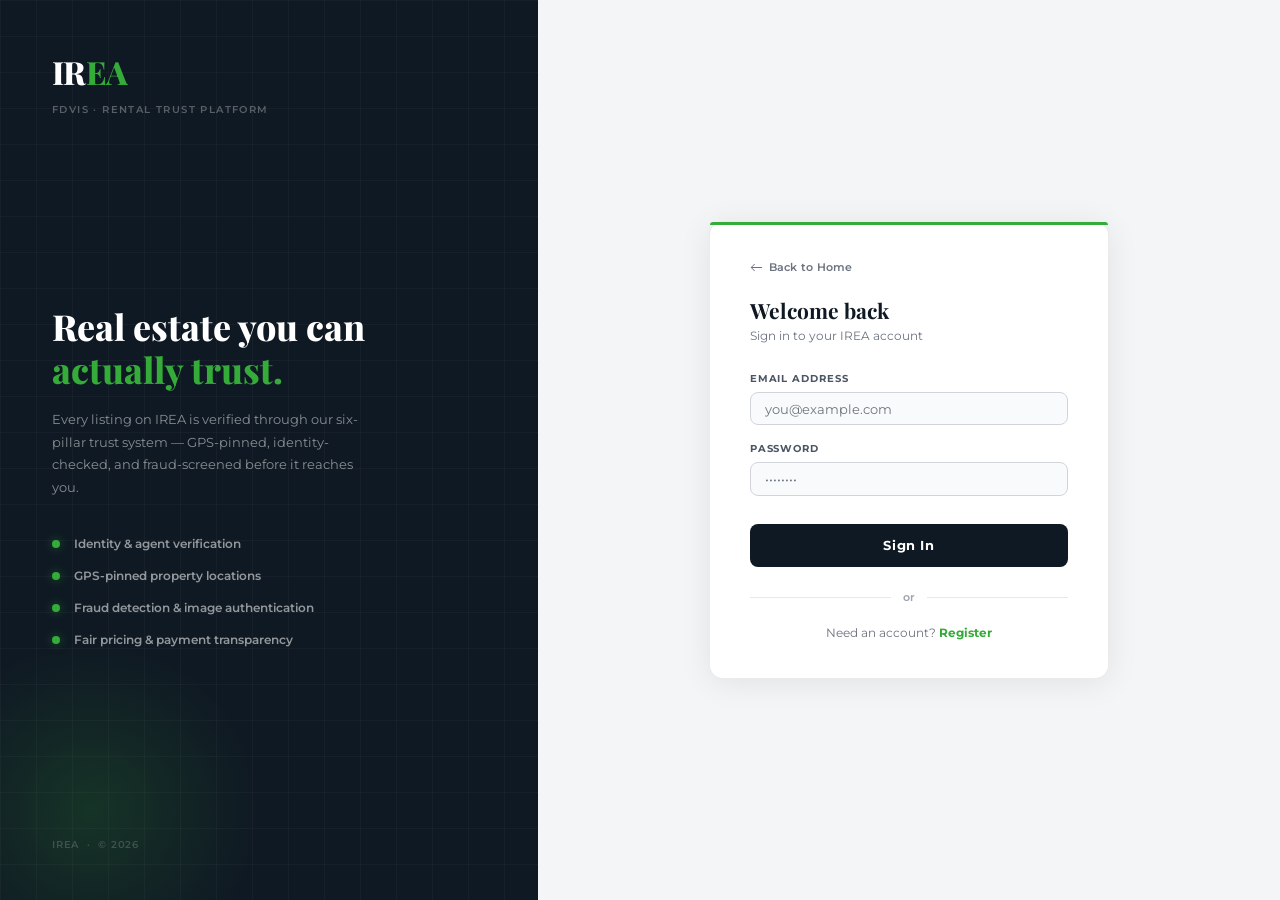
<file: frontend/auth.html>
<!DOCTYPE html>
<html lang="en">

<head>
    <meta charset="UTF-8">
    <meta name="viewport" content="width=device-width, initial-scale=1.0">
    <title>Authentication | IREA FDIVS</title>
    <link
        href="https://fonts.googleapis.com/css2?family=Montserrat:wght@300;400;600;700&family=Playfair+Display:wght@700;800&display=swap"
        rel="stylesheet">
    <link rel="stylesheet" href="assets/bootstrap/css/bootstrap.min.css">
    <style>
        :root {
            --primary-dark: #0f1923;
            --primary-mid: #162030;
            --accent-green: #35ac39;
            --accent-green-d: #279b2b;
            --bg-page: #f4f5f7;
            --card-bg: #ffffff;
            --border-light: rgba(0, 0, 0, 0.08);
            --radius-md: 8px;
            --radius-lg: 14px;
            --text-muted: #6b7280;
        }

        *,
        *::before,
        *::after {
            box-sizing: border-box;
            margin: 0;
            padding: 0;
        }

        body {
            font-family: 'Montserrat', sans-serif;
            background: var(--primary-dark);
            height: 100vh;
            display: flex;
            overflow: hidden;
        }

        /* ══════════════════════════════════════
           LEFT PANEL — dark brand side
        ══════════════════════════════════════ */
        .panel-left {
            width: 42%;
            min-width: 340px;
            background: var(--primary-dark);
            display: flex;
            flex-direction: column;
            justify-content: space-between;
            padding: 48px 52px;
            position: relative;
            overflow: hidden;
            flex-shrink: 0;
        }

        /* subtle grid texture */
        .panel-left::before {
            content: '';
            position: absolute;
            inset: 0;
            background-image:
                linear-gradient(rgba(255, 255, 255, 0.03) 1px, transparent 1px),
                linear-gradient(90deg, rgba(255, 255, 255, 0.03) 1px, transparent 1px);
            background-size: 36px 36px;
            pointer-events: none;
        }

        /* green glow orb */
        .panel-left::after {
            content: '';
            position: absolute;
            bottom: -80px;
            left: -80px;
            width: 340px;
            height: 340px;
            background: radial-gradient(circle, rgba(53, 172, 57, 0.18) 0%, transparent 70%);
            pointer-events: none;
        }

        .left-brand {
            position: relative;
            z-index: 1;
        }

        .brand-logo {
            font-family: 'Playfair Display', serif;
            font-size: 32px;
            font-weight: 800;
            color: white;
            letter-spacing: -0.02em;
            text-decoration: none;
            display: inline-block;
            margin-bottom: 6px;
        }

        .brand-logo span {
            color: var(--accent-green);
        }

        .brand-tagline {
            font-size: 10px;
            font-weight: 600;
            letter-spacing: 0.14em;
            text-transform: uppercase;
            color: rgba(255, 255, 255, 0.3);
        }

        .left-body {
            position: relative;
            z-index: 1;
        }

        .left-headline {
            font-family: 'Playfair Display', serif;
            font-size: clamp(1.8rem, 2.8vw, 2.4rem);
            font-weight: 800;
            color: white;
            line-height: 1.18;
            margin-bottom: 18px;
        }

        .left-headline em {
            font-style: normal;
            color: var(--accent-green);
        }

        .left-desc {
            font-size: 13px;
            font-weight: 400;
            color: rgba(255, 255, 255, 0.5);
            line-height: 1.75;
            max-width: 320px;
            margin-bottom: 36px;
        }

        /* Trust pillars */
        .trust-pillars {
            display: flex;
            flex-direction: column;
            gap: 14px;
        }

        .trust-pillar {
            display: flex;
            align-items: center;
            gap: 14px;
        }

        .pillar-dot {
            width: 8px;
            height: 8px;
            border-radius: 50%;
            background: var(--accent-green);
            flex-shrink: 0;
            box-shadow: 0 0 10px rgba(53, 172, 57, 0.5);
        }

        .pillar-text {
            font-size: 12px;
            font-weight: 600;
            color: rgba(255, 255, 255, 0.55);
        }

        .left-footer {
            position: relative;
            z-index: 1;
            font-size: 10px;
            font-weight: 600;
            letter-spacing: 0.08em;
            color: rgba(255, 255, 255, 0.18);
            text-transform: uppercase;
        }

        /* ══════════════════════════════════════
           RIGHT PANEL — form side
        ══════════════════════════════════════ */
        .panel-right {
            flex: 1;
            background: var(--bg-page);
            display: flex;
            flex-direction: column;
            align-items: center;
            justify-content: center;
            padding: 40px 32px;
            overflow-y: auto;
        }

        .form-shell {
            background: var(--card-bg);
            border-radius: var(--radius-lg);
            box-shadow: 0 4px 32px rgba(0, 0, 0, 0.08);
            border: 0.5px solid var(--border-light);
            width: 100%;
            max-width: 400px;
            padding: 40px 40px 36px;
            animation: slideUp 0.35s ease forwards;
        }

        @keyframes slideUp {
            from {
                opacity: 0;
                transform: translateY(16px);
            }

            to {
                opacity: 1;
                transform: translateY(0);
            }
        }

        /* green top accent */
        .form-shell::before {
            content: '';
            display: block;
            height: 3px;
            background: var(--accent-green);
            border-radius: var(--radius-lg) var(--radius-lg) 0 0;
            margin: -40px -40px 32px;
        }

        /* back link */
        .back-link {
            display: inline-flex;
            align-items: center;
            gap: 6px;
            color: var(--text-muted);
            font-size: 11px;
            font-weight: 600;
            text-decoration: none;
            margin-bottom: 22px;
            letter-spacing: 0.02em;
            transition: color 0.2s;
        }

        .back-link:hover {
            color: var(--primary-dark);
        }

        .form-heading {
            font-family: 'Playfair Display', serif;
            font-size: 21px;
            font-weight: 700;
            color: var(--primary-dark);
            margin-bottom: 4px;
        }

        .form-sub {
            font-size: 12px;
            color: var(--text-muted);
            margin-bottom: 26px;
        }

        /* ── Fields ── */
        .form-label {
            font-size: 10px;
            font-weight: 700;
            letter-spacing: 0.09em;
            text-transform: uppercase;
            color: #4b5563;
            margin-bottom: 6px;
            display: block;
        }

        .form-control,
        .form-select {
            background: #f9fafb;
            border: 1px solid #d1d5db;
            border-radius: var(--radius-md);
            padding: 10px 14px;
            font-family: 'Montserrat', sans-serif;
            font-size: 13px;
            color: var(--primary-dark);
            width: 100%;
            transition: border-color 0.2s, box-shadow 0.2s;
        }

        .form-control:focus,
        .form-select:focus {
            outline: none;
            border-color: var(--accent-green);
            box-shadow: 0 0 0 3px rgba(53, 172, 57, 0.12);
            background: #fff;
        }

        /* ── Submit button ── */
        .btn-auth {
            background: var(--primary-dark);
            color: white !important;
            border: none;
            padding: 12px;
            width: 100%;
            border-radius: var(--radius-md);
            font-family: 'Montserrat', sans-serif;
            font-size: 13px;
            font-weight: 700;
            letter-spacing: 0.04em;
            cursor: pointer;
            transition: background 0.2s, transform 0.15s;
            margin-top: 4px;
        }

        .btn-auth:hover {
            background: #1c2e40;
            transform: translateY(-1px);
        }

        .btn-auth:active {
            transform: translateY(0);
        }

        .btn-auth:disabled {
            opacity: 0.55;
            cursor: not-allowed;
            transform: none;
        }

        /* ── Divider ── */
        .auth-divider {
            display: flex;
            align-items: center;
            gap: 12px;
            margin: 22px 0 18px;
        }

        .auth-divider::before,
        .auth-divider::after {
            content: '';
            flex: 1;
            height: 1px;
            background: #e5e7eb;
        }

        .auth-divider span {
            font-size: 11px;
            font-weight: 600;
            color: #9ca3af;
            white-space: nowrap;
        }

        /* ── Toggle ── */
        .toggle-text {
            text-align: center;
            font-size: 12px;
            color: var(--text-muted);
            margin: 0;
        }

        .toggle-link {
            color: var(--accent-green);
            cursor: pointer;
            font-weight: 700;
        }

        .toggle-link:hover {
            text-decoration: underline;
        }

        /* ── Alert messages ── */
        .alert-msg {
            font-size: 12px;
            font-weight: 500;
            padding: 10px 14px;
            border-radius: var(--radius-md);
            margin-bottom: 18px;
            display: none;
        }

        .alert-msg.error {
            background: #fee2e2;
            color: #b91c1c;
            border: 1px solid #fca5a5;
        }

        .alert-msg.success {
            background: #dcfce7;
            color: #15803d;
            border: 1px solid #86efac;
        }

        /* ══════════════════════════════════════
           RESPONSIVE
        ══════════════════════════════════════ */
        @media (max-width: 768px) {
            body {
                flex-direction: column;
                height: auto;
                overflow: auto;
            }

            .panel-left {
                width: 100%;
                min-width: unset;
                padding: 32px 28px;
            }

            .left-body {
                margin: 24px 0;
            }

            .trust-pillars {
                display: none;
            }

            .panel-right {
                padding: 32px 20px;
                min-height: 100vh;
            }

            .form-shell {
                padding: 32px 28px 28px;
            }

            .form-shell::before {
                margin: -32px -28px 28px;
            }
        }
    </style>
</head>

<body>

    <!-- ══ LEFT PANEL ══ -->
    <div class="panel-left">
        <div class="left-brand">
            <a href="index.html" class="brand-logo">IR<span>EA</span></a>
            <div class="brand-tagline">FDVIS · Rental Trust Platform</div>
        </div>

        <div class="left-body">
            <h1 class="left-headline">
                Real estate you can<br>
                <em>actually trust.</em>
            </h1>
            <p class="left-desc">
                Every listing on IREA is verified through our six-pillar trust system — GPS-pinned, identity-checked,
                and fraud-screened before it reaches you.
            </p>
            <div class="trust-pillars">
                <div class="trust-pillar">
                    <div class="pillar-dot"></div>
                    <span class="pillar-text">Identity &amp; agent verification</span>
                </div>
                <div class="trust-pillar">
                    <div class="pillar-dot"></div>
                    <span class="pillar-text">GPS-pinned property locations</span>
                </div>
                <div class="trust-pillar">
                    <div class="pillar-dot"></div>
                    <span class="pillar-text">Fraud detection &amp; image authentication</span>
                </div>
                <div class="trust-pillar">
                    <div class="pillar-dot"></div>
                    <span class="pillar-text">Fair pricing &amp; payment transparency</span>
                </div>
            </div>
        </div>

        <div class="left-footer">IREA &nbsp;·&nbsp; © 2026</div>
    </div>

    <!-- ══ RIGHT PANEL ══ -->
    <div class="panel-right">
        <div class="form-shell">
            <a href="index.html" class="back-link">
                <svg width="13" height="13" fill="currentColor" viewBox="0 0 16 16">
                    <path fill-rule="evenodd"
                        d="M15 8a.5.5 0 0 0-.5-.5H2.707l3.147-3.146a.5.5 0 1 0-.708-.708l-4 4a.5.5 0 0 0 0 .708l4 4a.5.5 0 0 0 .708-.708L2.707 8.5H14.5A.5.5 0 0 0 15 8z" />
                </svg>
                Back to Home
            </a>

            <!-- LOGIN SECTION -->
            <div id="login-section">
                <h2 class="form-heading">Welcome back</h2>
                <p class="form-sub">Sign in to your IREA account</p>
                <div id="login-msg" class="alert-msg"></div>
                <form id="loginForm">
                    <div class="mb-3">
                        <label class="form-label">Email Address</label>
                        <input type="email" name="email" class="form-control" required placeholder="you@example.com">
                    </div>
                    <div class="mb-4">
                        <label class="form-label">Password</label>
                        <input type="password" name="password" class="form-control" required placeholder="••••••••">
                    </div>
                    <button type="submit" class="btn-auth" id="loginBtn">Sign In</button>
                </form>
                <div class="auth-divider"><span>or</span></div>
                <p class="toggle-text">Need an account? <span class="toggle-link" onclick="toggleAuth()">Register</span>
                </p>
            </div>

            <!-- REGISTER SECTION -->
            <div id="register-section" style="display: none;">
                <h2 class="form-heading">Create account</h2>
                <p class="form-sub">Join IREA as an agent or client</p>
                <div id="register-msg" class="alert-msg"></div>
                <form id="registerForm">
                    <div class="mb-3">
                        <label class="form-label">Full Name</label>
                        <input type="text" name="full_name" class="form-control" required placeholder="John Doe">
                    </div>
                    <div class="mb-3">
                        <label class="form-label">Email</label>
                        <input type="email" name="email" class="form-control" required placeholder="you@example.com">
                    </div>
                    <div class="mb-3">
                        <label class="form-label">Password</label>
                        <input type="password" name="password" class="form-control" required placeholder="••••••••">
                    </div>
                    <div class="mb-4">
                        <label class="form-label">I am a…</label>
                        <select name="role" class="form-select">
                            <option value="client">Client</option>
                            <option value="agent">Agent</option>
                        </select>
                    </div>
                    <button type="submit" class="btn-auth" id="registerBtn">Create Account</button>
                </form>
                <div class="auth-divider"><span>or</span></div>
                <p class="toggle-text">Already have an account? <span class="toggle-link" onclick="toggleAuth()">Sign
                        in</span></p>
            </div>
        </div>
    </div>

    <script src="assets/js/api.js"></script>
    <script>
        // ── helpers ──────────────────────────────────────────────────────────
        function showMsg(elId, message, type = 'error') {
            const el = document.getElementById(elId);
            el.textContent = Array.isArray(message) ? message.join(' ') : message;
            el.className = `alert-msg ${type}`;
            el.style.display = 'block';
        }

        function hideMsg(elId) {
            const el = document.getElementById(elId);
            el.style.display = 'none';
        }

        function setLoading(btnId, loading) {
            const btn = document.getElementById(btnId);
            btn.disabled = loading;
            btn.textContent = loading ? 'Please wait...' : btn.dataset.label;
        }

        // Store original button labels
        document.getElementById('loginBtn').dataset.label = 'Sign In';
        document.getElementById('registerBtn').dataset.label = 'Create Account';

        // ── toggle ────────────────────────────────────────────────────────────
        function toggleAuth() {
            const login = document.getElementById('login-section');
            const reg = document.getElementById('register-section');
            const isLogin = login.style.display !== 'none';
            login.style.display = isLogin ? 'none' : 'block';
            reg.style.display = isLogin ? 'block' : 'none';
            hideMsg('login-msg');
            hideMsg('register-msg');
        }

        // ── LOGIN ─────────────────────────────────────────────────────────────
        document.getElementById('loginForm').onsubmit = async (e) => {
            e.preventDefault();
            hideMsg('login-msg');
            setLoading('loginBtn', true);

            try {
                const data = Object.fromEntries(new FormData(e.target));
                const res = await Iconics.login(data);

                if (res.status === 'success' && res.data.user) {
                    showMsg('login-msg', 'Login successful! Redirecting...', 'success');
                    Iconics.redirectByRole(res.data.user.role);
                } else {
                    showMsg('login-msg', res.message || 'Invalid credentials');
                    setLoading('loginBtn', false);
                }
            } catch (err) {
                showMsg('login-msg', 'Network error. Please try again.');
                setLoading('loginBtn', false);
            }
        };

        // ── REGISTER ──────────────────────────────────────────────────────────
        document.getElementById('registerForm').onsubmit = async (e) => {
            e.preventDefault();
            hideMsg('register-msg');
            setLoading('registerBtn', true);

            try {
                const data = Object.fromEntries(new FormData(e.target));
                const res = await Iconics.register(data);

                if (res.status === 'success' && res.data.user) {
                    showMsg('register-msg', 'Account created! Redirecting...', 'success');
                    Iconics.redirectByRole(res.data.user.role);
                } else {
                    showMsg('register-msg', res.message || 'Registration failed. Please try again.');
                    setLoading('registerBtn', false);
                }
            } catch (err) {
                showMsg('register-msg', 'Network error. Please try again.');
                setLoading('registerBtn', false);
            }
        };
    </script>
</body>

</html>
</file>
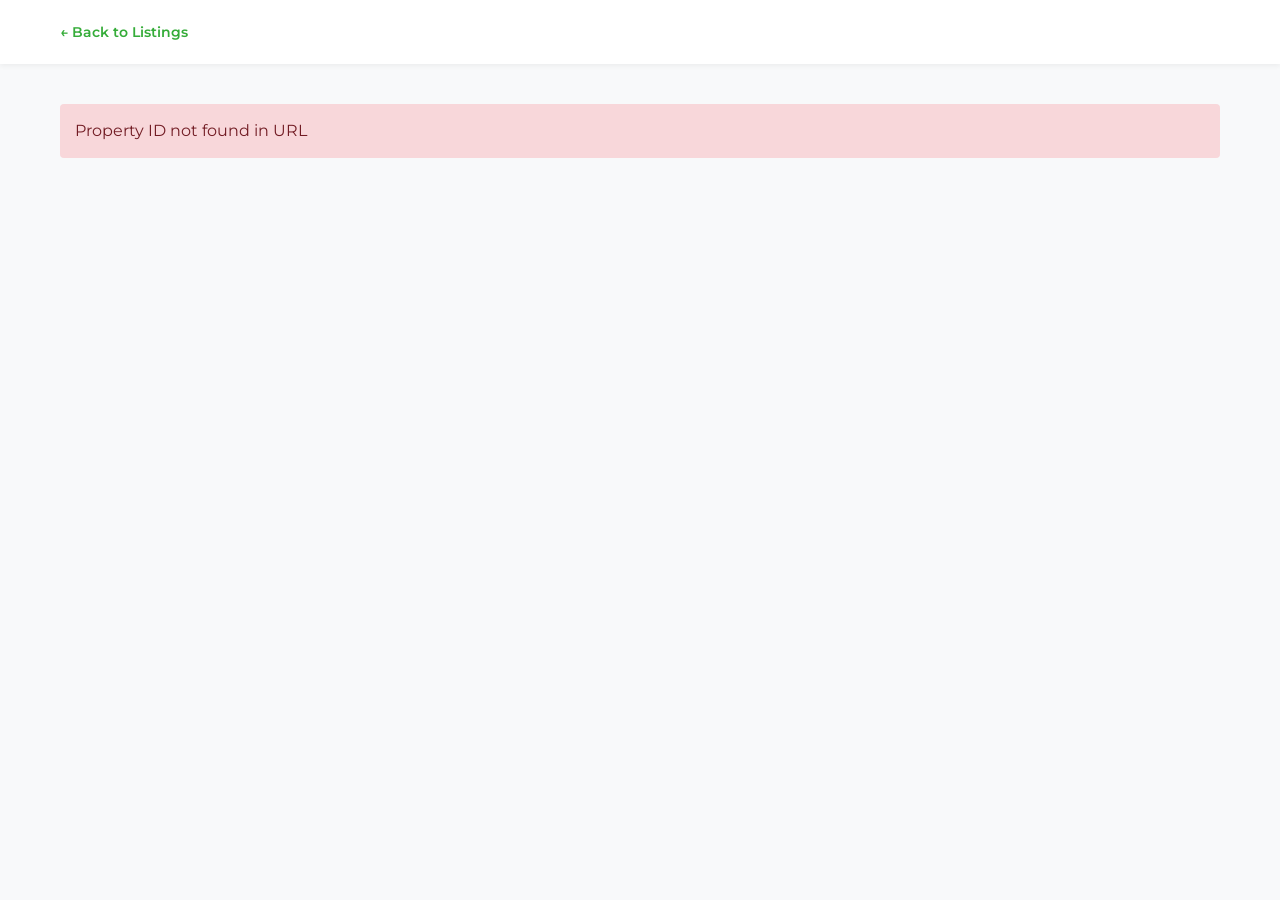
<file: frontend/property-details.html>
<!DOCTYPE html>
<html lang="en">

<head>
    <meta charset="UTF-8">
    <meta name="viewport" content="width=device-width, initial-scale=1.0">
    <title>Property Details — IREA FDIVS</title>
    <link
        href="https://fonts.googleapis.com/css2?family=Montserrat:wght@300;400;600;700&family=Playfair+Display:wght@700&display=swap"
        rel="stylesheet">
    <link rel="stylesheet" href="./assets/bootstrap/css/bootstrap.min.css">
    <style>
        :root {
            --primary-dark: #0f1923;
            --accent-green: #35ac39;
            --text-gray: #777;
        }

        body {
            font-family: 'Montserrat', sans-serif;
            background-color: #f8f9fa;
            color: #333;
        }

        .header-bar {
            background: white;
            padding: 20px 0;
            box-shadow: 0 2px 5px rgba(0, 0, 0, 0.05);
            margin-bottom: 40px;
        }

        .header-content {
            max-width: 1200px;
            margin: 0 auto;
            padding: 0 20px;
        }

        .back-link {
            color: var(--accent-green);
            text-decoration: none;
            font-weight: 600;
            font-size: 14px;
        }

        .back-link:hover {
            text-decoration: underline;
        }

        .property-container {
            max-width: 1200px;
            margin: 0 auto;
            padding: 0 20px;
        }

        .property-header {
            margin-bottom: 30px;
        }

        .property-header h1 {
            font-family: 'Playfair Display', serif;
            color: var(--primary-dark);
            margin-bottom: 10px;
            font-size: 36px;
        }

        .property-meta {
            display: flex;
            gap: 30px;
            flex-wrap: wrap;
            margin-bottom: 20px;
        }

        .meta-item {
            color: var(--text-gray);
            font-size: 14px;
        }

        .meta-item strong {
            color: var(--primary-dark);
        }

        .property-price {
            font-size: 28px;
            color: var(--accent-green);
            font-weight: 700;
        }

        .property-content {
            display: grid;
            grid-template-columns: 2fr 1fr;
            gap: 40px;
            margin-bottom: 50px;
        }

        .property-main {
            background: white;
            padding: 30px;
            border-radius: 8px;
            box-shadow: 0 2px 10px rgba(0, 0, 0, 0.05);
        }

        .property-sidebar {
            display: flex;
            flex-direction: column;
            gap: 20px;
        }

        .sidebar-card {
            background: white;
            padding: 20px;
            border-radius: 8px;
            box-shadow: 0 2px 10px rgba(0, 0, 0, 0.05);
        }

        .sidebar-card h4 {
            color: var(--primary-dark);
            margin-bottom: 15px;
            font-weight: 600;
        }

        .agent-info {
            text-align: center;
        }

        .agent-avatar {
            width: 60px;
            height: 60px;
            background: var(--accent-green);
            border-radius: 50%;
            margin: 0 auto 15px;
            display: flex;
            align-items: center;
            justify-content: center;
            color: white;
            font-weight: 700;
            font-size: 24px;
        }

        .agent-name {
            font-weight: 600;
            color: var(--primary-dark);
            margin-bottom: 5px;
        }

        .agent-email {
            font-size: 12px;
            color: var(--text-gray);
            margin-bottom: 15px;
        }

        .contact-btn {
            background: var(--accent-green);
            color: white;
            border: none;
            padding: 10px;
            border-radius: 4px;
            cursor: pointer;
            font-weight: 600;
            width: 100%;
            transition: 0.3s;
        }

        .contact-btn:hover {
            background: #2d8f30;
        }

        .section-title {
            color: var(--primary-dark);
            font-weight: 600;
            margin-bottom: 15px;
            margin-top: 30px;
            font-size: 18px;
            border-bottom: 2px solid var(--accent-green);
            padding-bottom: 10px;
        }

        .section-title:first-child {
            margin-top: 0;
        }

        .description-text {
            line-height: 1.8;
            color: var(--text-gray);
            margin-bottom: 20px;
        }

        .property-details-list {
            display: grid;
            grid-template-columns: 1fr 1fr;
            gap: 20px;
            margin-bottom: 20px;
        }

        .detail-item {
            padding: 15px;
            background: #f9f9f9;
            border-radius: 4px;
            border-left: 3px solid var(--accent-green);
        }

        .detail-label {
            font-size: 12px;
            color: var(--text-gray);
            text-transform: uppercase;
            font-weight: 600;
            margin-bottom: 5px;
        }

        .detail-value {
            font-size: 16px;
            color: var(--primary-dark);
            font-weight: 600;
        }

        .badge-status {
            display: inline-block;
            padding: 6px 12px;
            border-radius: 4px;
            font-size: 12px;
            font-weight: 600;
            text-transform: uppercase;
        }

        .badge-pending {
            background: #ffc107;
            color: #333;
        }

        .badge-approved {
            background: var(--accent-green);
            color: white;
        }

        .badge-flagged {
            background: #dc3545;
            color: white;
        }

        .location-info {
            background: #f9f9f9;
            padding: 15px;
            border-radius: 4px;
            margin-bottom: 20px;
        }

        .loading {
            text-align: center;
            padding: 40px;
            color: var(--text-gray);
        }

        .error {
            background: #f8d7da;
            color: #721c24;
            padding: 15px;
            border-radius: 4px;
            margin-bottom: 20px;
        }

        @media (max-width: 768px) {
            .property-content {
                grid-template-columns: 1fr;
            }

            .property-header h1 {
                font-size: 24px;
            }

            .property-details-list {
                grid-template-columns: 1fr;
            }

            .property-meta {
                flex-direction: column;
                gap: 10px;
            }
        }
    </style>
</head>

<body>

    <div class="header-bar">
        <div class="header-content">
            <a href="index.html" class="back-link">← Back to Listings</a>
        </div>
    </div>

    <div class="property-container">
        <!-- Loading state -->
        <div id="loading-container" class="loading">
            <p>Loading property details...</p>
        </div>

        <!-- Error state -->
        <div id="error-container" style="display: none;"></div>

        <!-- Property content -->
        <div id="property-content" style="display: none;">
            <div class="property-header">
                <h1 id="property-title"></h1>
                <div class="property-meta">
                    <div class="meta-item"><strong>Location:</strong> <span id="property-area"></span></div>
                    <div class="meta-item"><strong>Type:</strong> <span id="property-type"></span></div>
                    <div class="meta-item"><strong>Listed:</strong> <span id="property-date"></span></div>
                </div>
                <div class="property-price" id="property-price"></div>
                <div id="property-status-badge" style="margin-top: 10px;"></div>
            </div>

            <div class="property-content">
                <div class="property-main">
                    <h3 class="section-title">Description</h3>
                    <p class="description-text" id="property-description"></p>

                    <h3 class="section-title">Property Details</h3>
                    <div class="property-details-list">
                        <div class="detail-item">
                            <div class="detail-label">Property ID</div>
                            <div class="detail-value" id="property-id"></div>
                        </div>
                        <div class="detail-item">
                            <div class="detail-label">Status</div>
                            <div class="detail-value" id="property-status"></div>
                        </div>
                        <div class="detail-item">
                            <div class="detail-label">Property Type</div>
                            <div class="detail-value" id="detail-type"></div>
                        </div>
                        <div class="detail-item">
                            <div class="detail-label">Listed Date</div>
                            <div class="detail-value" id="detail-date"></div>
                        </div>
                    </div>

                    <h3 class="section-title">Location</h3>
                    <div class="location-info" id="location-info">
                        <p><strong>Area:</strong> <span id="detail-area"></span></p>
                        <p><strong>Coordinates:</strong> <span id="detail-coords"></span></p>
                    </div>
                </div>

                <div class="property-sidebar">
                    <div class="sidebar-card agent-info">
                        <h4>Agent Information</h4>
                        <div class="agent-avatar" id="agent-avatar">A</div>
                        <div class="agent-name" id="agent-name"></div>
                        <div class="agent-email" id="agent-email"></div>
                        <button class="contact-btn">Contact Agent</button>
                    </div>

                    <div class="sidebar-card">
                        <h4>Quick Summary</h4>
                        <p style="font-size: 13px; color: var(--text-gray);">
                            <strong>Posted by:</strong> <span id="summary-agent"></span><br>
                            <strong>Status:</strong> <span id="summary-status"></span><br>
                            <strong>Verification:</strong> <span id="summary-verified">Pending</span>
                        </p>
                    </div>
                </div>
            </div>
        </div>
    </div>

    <script src="./assets/js/api.js"></script>
    <script>
        const propertyId = new URLSearchParams(window.location.search).get('id');

        if (!propertyId) {
            showError('Property ID not found in URL');
        } else {
            loadPropertyDetails(propertyId);
        }

        async function loadPropertyDetails(id) {
            try {
                // Fetch single property (you'll need to implement this endpoint)
                // For now, we'll fetch all properties and find the one we need
                const res = await Iconics.call("properties", "GET");

                if (res.status === "success") {
                    const property = res.data.find(p => p.id == id);

                    if (property) {
                        displayProperty(property);
                    } else {
                        showError('Property not found');
                    }
                } else {
                    showError('Failed to load property');
                }
            } catch (error) {
                showError(error.message);
            }
        }

        function displayProperty(property) {
            document.getElementById('loading-container').style.display = 'none';
            document.getElementById('property-content').style.display = 'block';

            // Header info
            document.getElementById('property-title').textContent = property.title;
            document.getElementById('property-area').textContent = property.area_name || 'N/A';
            document.getElementById('property-type').textContent = property.property_type || 'N/A';
            document.getElementById('property-date').textContent = formatDate(property.created_at);
            document.getElementById('property-price').textContent = `$${Number(property.price).toLocaleString()}`;

            // Status badge
            const statusBadge = document.getElementById('property-status-badge');
            const statusClass = property.is_flagged ? 'badge-flagged' : (property.status === 'approved' ? 'badge-approved' : 'badge-pending');
            statusBadge.innerHTML = `<span class="badge-status ${statusClass}">${property.status}</span>`;

            // Description
            document.getElementById('property-description').textContent = property.description;

            // Details
            document.getElementById('property-id').textContent = `#${property.id}`;
            document.getElementById('property-status').textContent = property.status;
            document.getElementById('detail-type').textContent = property.property_type;
            document.getElementById('detail-date').textContent = formatDate(property.created_at);
            document.getElementById('detail-area').textContent = property.area_name || 'N/A';

            // Coordinates
            const coords = property.latitude && property.longitude
                ? `${property.latitude.toFixed(4)}, ${property.longitude.toFixed(4)}`
                : 'Not provided';
            document.getElementById('detail-coords').textContent = coords;

            // Agent info
            const agentInitial = (property.full_name || 'A')[0].toUpperCase();
            document.getElementById('agent-avatar').textContent = agentInitial;
            document.getElementById('agent-name').textContent = property.full_name || 'Unknown Agent';
            document.getElementById('agent-email').textContent = property.agent_email || 'N/A';

            // Summary
            document.getElementById('summary-agent').textContent = property.full_name || 'Unknown';
            document.getElementById('summary-status').textContent = property.status;
        }

        function showError(message) {
            document.getElementById('loading-container').style.display = 'none';
            document.getElementById('error-container').style.display = 'block';
            document.getElementById('error-container').innerHTML = `<div class="error">${message}</div>`;
        }

        function formatDate(dateString) {
            if (!dateString) return 'N/A';
            const date = new Date(dateString);
            return date.toLocaleDateString('en-US', { year: 'numeric', month: 'long', day: 'numeric' });
        }
    </script>
</body>

</html>
</file>
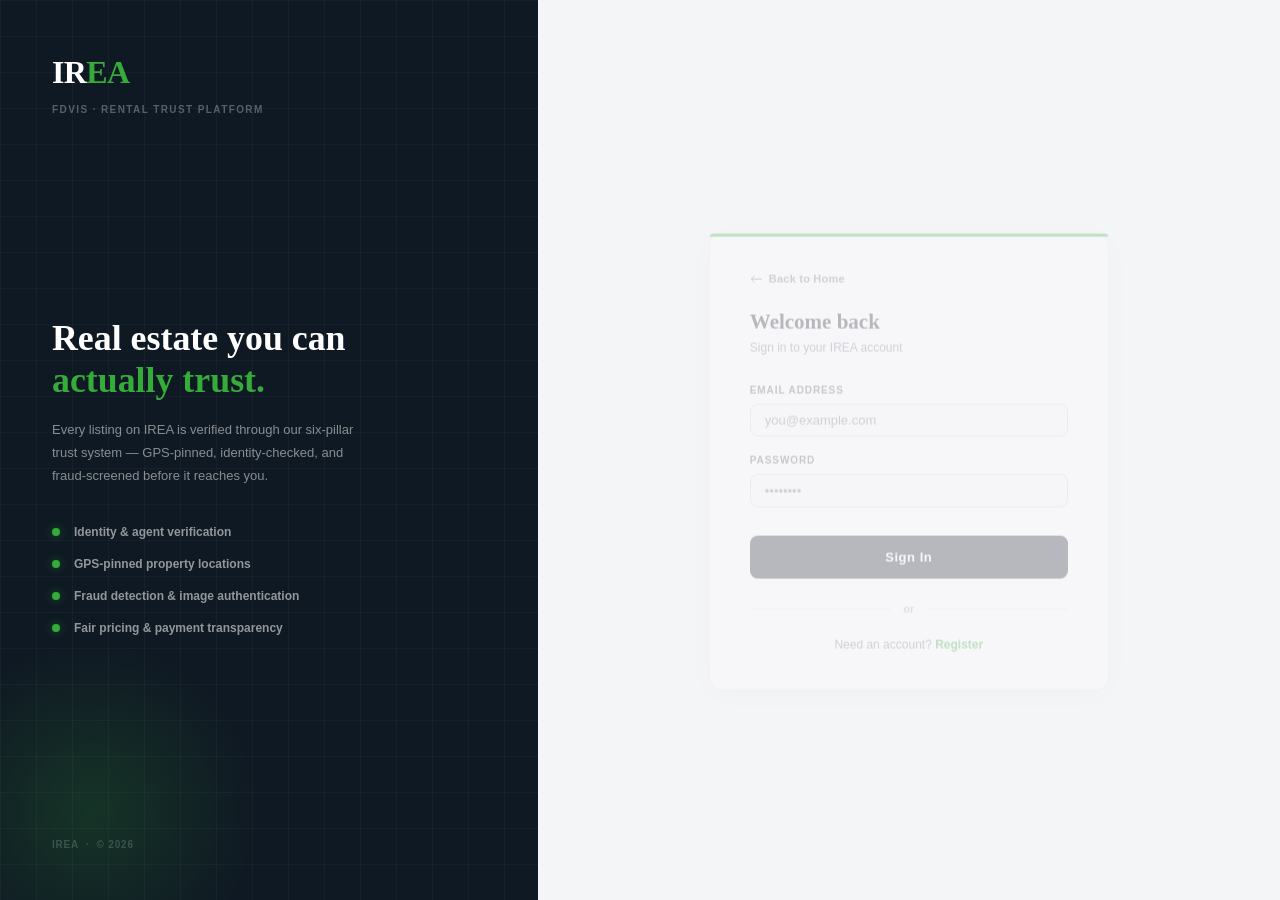
<file: frontend/admin/view-listings.html>
<!DOCTYPE html>
<html lang="en">

<head>
    <meta charset="UTF-8">
    <meta name="viewport" content="width=device-width, initial-scale=1.0">
    <title>View Listing — Iconics Admin</title>
    <link
        href="https://fonts.googleapis.com/css2?family=Montserrat:wght@300;400;600;700&family=Playfair+Display:wght@700&display=swap"
        rel="stylesheet">
    <link rel="stylesheet" href="../assets/bootstrap/css/bootstrap.min.css">
    <style>
        :root {
            --primary-dark: #0f1923;
            --accent-green: #35ac39;
            --accent-red: #d9534f;
            --text-gray: #777;
        }

        body {
            font-family: 'Montserrat', sans-serif;
            background-color: #f8f9fa;
            color: #333;
        }

        .sidebar {
            height: 100vh;
            background: var(--primary-dark);
            color: white;
            padding-top: 20px;
            position: fixed;
            width: 240px;
        }

        .sidebar h2 {
            font-family: 'Playfair Display', serif;
            text-align: center;
            font-size: 22px;
            margin-bottom: 30px;
            color: var(--accent-green);
        }

        .nav-link {
            color: #adb5bd;
            padding: 12px 25px;
            transition: 0.3s;
            text-decoration: none;
            display: block;
        }

        .nav-link:hover,
        .nav-link.active {
            color: white;
            background: rgba(255, 255, 255, 0.05);
            border-left: 4px solid var(--accent-green);
        }

        .main-content {
            margin-left: 240px;
            padding: 40px;
        }

        .profile-card,
        .edit-card {
            background: white;
            border-radius: 15px;
            padding: 25px;
            box-shadow: 0 10px 30px rgba(0, 0, 0, 0.05);
            margin-bottom: 30px;
        }

        .meta-label {
            color: #6b7280;
            font-size: 0.85rem;
            text-transform: uppercase;
            letter-spacing: 0.04em;
            margin-bottom: 0.25rem;
        }

        .verification-image {
            width: 100%;
            height: 240px;
            object-fit: cover;
            border-radius: 12px;
            border: 1px solid #ddd;
        }

        .progress-wrapper {
            margin-top: 1rem;
        }

        .property-attribute {
            margin-bottom: 1rem;
        }
    </style>
</head>

<body>
    <div class="sidebar">
        <h2>Iconics Admin</h2>
        <nav class="nav flex-column">
            <a class="nav-link" href="dashboard.html">Dashboard</a>
            <a class="nav-link" href="listings.html">Listings</a>
            <a class="nav-link" href="agents.html">Agents</a>
            <hr style="background: rgba(255,255,255,0.1)">
            <a class="nav-link text-danger" href="#" onclick="logout()">Logout</a>
        </nav>
    </div>

    <div class="main-content">
        <div class="d-flex justify-content-between align-items-center mb-4">
            <div>
                <h1 style="font-family: 'Playfair Display', serif;">Listing Details</h1>
                <p class="text-muted">Review and edit the selected property details.</p>
            </div>
            <button class="btn btn-outline-secondary" onclick="window.location.href='listings.html'">Back to
                Listings</button>
        </div>

        <div class="row">
            <div class="col-lg-5">
                <div class="profile-card">
                    <h5 class="mb-4">Listing Summary</h5>
                    <p class="meta-label">Title</p>
                    <h4 id="detail-title">--</h4>
                    <div class="property-attribute">
                        <p class="meta-label">Agent</p>
                        <p id="detail-agent">--</p>
                    </div>
                    <div class="property-attribute">
                        <p class="meta-label">Status</p>
                        <p id="detail-status">--</p>
                    </div>
                    <div class="property-attribute">
                        <p class="meta-label">Price</p>
                        <p id="detail-price">--</p>
                    </div>
                    <div class="property-attribute">
                        <p class="meta-label">Location</p>
                        <p id="detail-location">--</p>
                    </div>
                    <div class="property-attribute">
                        <p class="meta-label">Type</p>
                        <p id="detail-type">--</p>
                    </div>
                    <div class="property-attribute">
                        <p class="meta-label">Coordinates</p>
                        <p id="detail-coordinates">--</p>
                    </div>
                    <div class="progress-wrapper">
                        <p class="meta-label">Approval Progress</p>
                        <div class="progress" style="height: 14px;">
                            <div id="detail-progress" class="progress-bar bg-success" role="progressbar"
                                title="Approval progress" style="width: 0%;" aria-valuenow="0" aria-valuemin="0"
                                aria-valuemax="100">0%</div>
                        </div>
                    </div>
                </div>
            </div>

            <div class="col-lg-7">
                <div class="edit-card">
                    <h5 class="mb-4">Edit Listing</h5>
                    <form id="listingForm">
                        <input type="hidden" id="property-id">
                        <div class="mb-3">
                            <label class="form-label" for="listing-title">Title</label>
                            <input type="text" id="listing-title" class="form-control" placeholder="Enter listing title"
                                required>
                        </div>
                        <div class="mb-3">
                            <label class="form-label" for="listing-price">Price</label>
                            <input type="number" id="listing-price" class="form-control" placeholder="Enter price"
                                required>
                        </div>
                        <div class="mb-3">
                            <label class="form-label" for="listing-description">Description</label>
                            <textarea id="listing-description" class="form-control" rows="4"
                                placeholder="Enter property description"></textarea>
                        </div>
                        <div class="mb-3">
                            <label class="form-label" for="listing-area">Area Name</label>
                            <input type="text" id="listing-area" class="form-control" placeholder="Enter area name">
                        </div>
                        <div class="mb-3">
                            <label class="form-label" for="listing-type">Property Type</label>
                            <input type="text" id="listing-type" class="form-control" placeholder="Enter property type">
                        </div>
                        <div class="mb-3 row">
                            <div class="col-md-6">
                                <label class="form-label" for="listing-latitude">Latitude</label>
                                <input type="number" id="listing-latitude" class="form-control" step="0.000001"
                                    placeholder="Latitude">
                            </div>
                            <div class="col-md-6">
                                <label class="form-label" for="listing-longitude">Longitude</label>
                                <input type="number" id="listing-longitude" class="form-control" step="0.000001"
                                    placeholder="Longitude">
                            </div>
                        </div>
                        <div class="mb-3">
                            <label class="form-label" for="listing-status">Status</label>
                            <select id="listing-status" class="form-select" title="Property status">
                                <option value="pending">Pending</option>
                                <option value="approved">Approved</option>
                                <option value="rejected">Rejected</option>
                            </select>
                        </div>
                        <div class="d-flex gap-2 justify-content-end">
                            <button type="button" class="btn btn-secondary"
                                onclick="window.location.href='listings.html'">Cancel</button>
                            <button type="submit" class="btn btn-success">Save Changes</button>
                        </div>
                    </form>
                </div>
            </div>
        </div>
    </div>

    <script src="../assets/js/api.js"></script>
    <script src="../assets/bootstrap/js/bootstrap.bundle.min.js"></script>
    <script>
        function getQueryParam(name) {
            const params = new URLSearchParams(window.location.search);
            return params.get(name);
        }

        function statusProgress(status) {
            switch (status) {
                case 'approved':
                    return 100;
                case 'pending':
                    return 40;
                case 'rejected':
                    return 10;
                default:
                    return 0;
            }
        }

        function formatCurrency(value) {
            return value ? `$${Number(value).toLocaleString()}` : '--';
        }

        async function loadListing() {
            const propertyId = getQueryParam('property_id');
            if (!propertyId) {
                alert('Property ID missing');
                window.location.href = 'listings.html';
                return;
            }

            try {
                const res = await Iconics.call('property/get', 'POST', { id: propertyId });
                if (res.status !== 'success') {
                    alert(res.message || 'Unable to load listing');
                    window.location.href = 'listings.html';
                    return;
                }

                const property = res.data;
                document.getElementById('property-id').value = property.id;
                document.getElementById('listing-title').value = property.title || '';
                document.getElementById('listing-price').value = property.price || '';
                document.getElementById('listing-description').value = property.description || '';
                document.getElementById('listing-area').value = property.area_name || '';
                document.getElementById('listing-type').value = property.property_type || '';
                document.getElementById('listing-latitude').value = property.latitude || '';
                document.getElementById('listing-longitude').value = property.longitude || '';
                document.getElementById('listing-status').value = property.status || 'pending';

                document.getElementById('detail-title').innerText = property.title || '--';
                document.getElementById('detail-agent').innerText = property.agent_name || 'Admin';
                document.getElementById('detail-status').innerText = property.status || '--';
                document.getElementById('detail-price').innerText = formatCurrency(property.price);
                document.getElementById('detail-location').innerText = property.area_name || '--';
                document.getElementById('detail-type').innerText = property.property_type || '--';
                document.getElementById('detail-coordinates').innerText = property.latitude && property.longitude ? `${property.latitude}, ${property.longitude}` : '--';

                const progress = statusProgress(property.status);
                const progressBar = document.getElementById('detail-progress');
                progressBar.style.width = `${progress}%`;
                progressBar.setAttribute('aria-valuenow', progress);
                progressBar.innerText = `${progress}%`;
            } catch (err) {
                console.error(err);
                alert('Unable to load listing details');
                window.location.href = 'listings.html';
            }
        }

        document.getElementById('listingForm').addEventListener('submit', async (event) => {
            event.preventDefault();

            const data = {
                id: document.getElementById('property-id').value,
                title: document.getElementById('listing-title').value,
                price: document.getElementById('listing-price').value,
                description: document.getElementById('listing-description').value,
                area_name: document.getElementById('listing-area').value,
                property_type: document.getElementById('listing-type').value,
                latitude: document.getElementById('listing-latitude').value,
                longitude: document.getElementById('listing-longitude').value,
                status: document.getElementById('listing-status').value
            };

            try {
                const res = await Iconics.call('property/update', 'POST', data);
                if (res.status === 'success') {
                    alert('Listing updated successfully');
                    loadListing();
                } else {
                    alert(res.message || 'Failed to update listing');
                }
            } catch (err) {
                console.error(err);
                alert('Unable to save listing');
            }
        });

        async function logout() {
            await Iconics.call('auth/logout', 'POST');
            window.location.href = '../auth.html';
        }

        window.onload = async () => {
            const auth = await Iconics.check();
            if (auth.status !== 'success' || auth.data.user.role !== 'admin') {
                window.location.href = '../auth.html';
                return;
            }
            loadListing();
        };
    </script>
</body>

</html>
</file>
